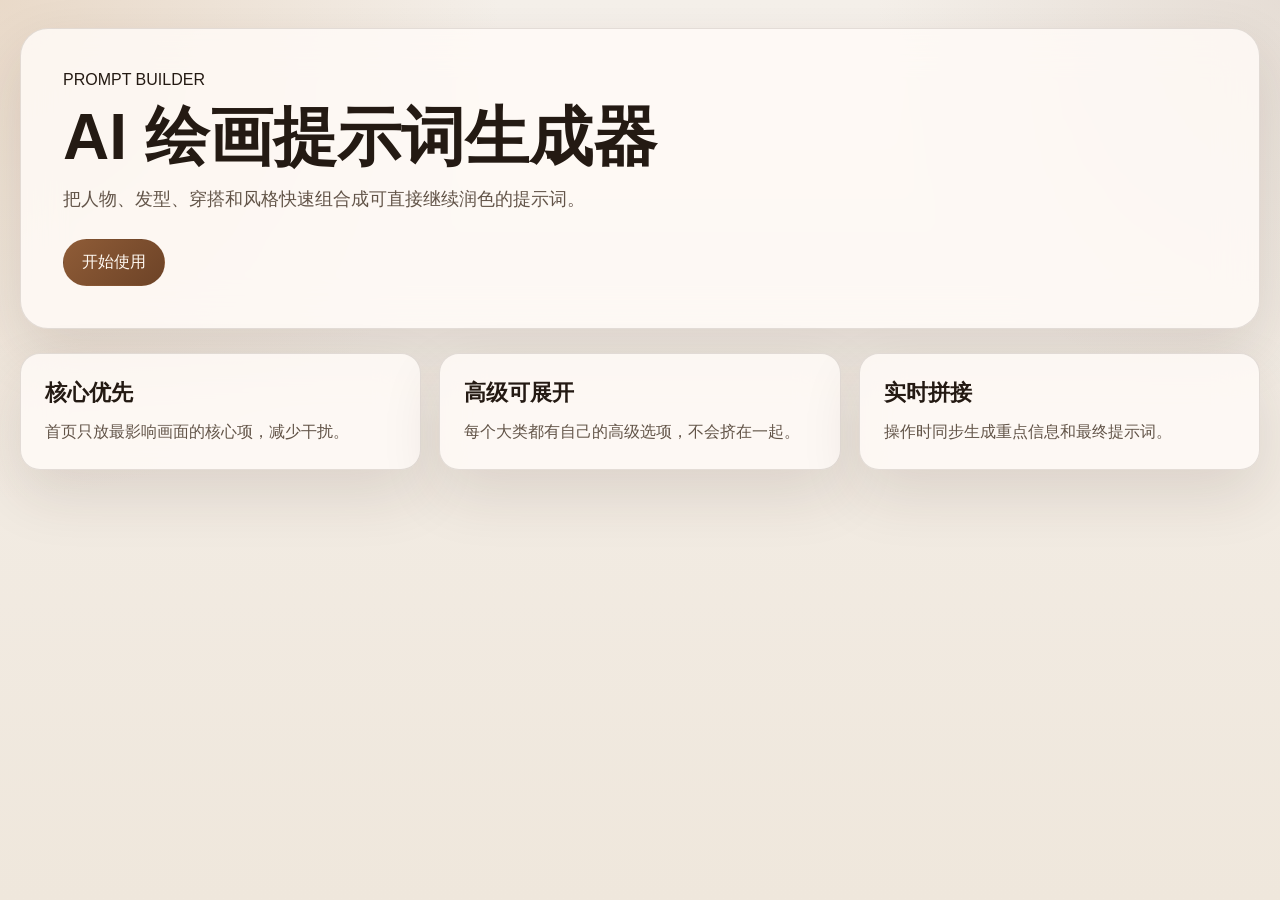
<file: index.html>
<!DOCTYPE html>
<html lang="zh-CN">
<head>
  <meta charset="UTF-8">
  <meta name="viewport" content="width=device-width, initial-scale=1.0">
  <title>AI绘画提示词生成器</title>
  <link rel="stylesheet" href="styles.css">
</head>
<body>
  <div class="page-shell">
    <section class="landing-view">
      <div class="landing-hero">
        <p class="eyebrow">PROMPT BUILDER</p>
        <h1>AI 绘画提示词生成器</h1>
        <p class="landing-copy">把人物、发型、穿搭和风格快速组合成可直接继续润色的提示词。</p>
        <div class="landing-actions">
          <a class="primary-button landing-button landing-link" href="workspace.html">开始使用</a>
        </div>
      </div>

      <div class="landing-grid">
        <article class="landing-card">
          <h2>核心优先</h2>
          <p>首页只放最影响画面的核心项，减少干扰。</p>
        </article>
        <article class="landing-card">
          <h2>高级可展开</h2>
          <p>每个大类都有自己的高级选项，不会挤在一起。</p>
        </article>
        <article class="landing-card">
          <h2>实时拼接</h2>
          <p>操作时同步生成重点信息和最终提示词。</p>
        </article>
      </div>
    </section>
  </div>
</body>
</html>
</file>
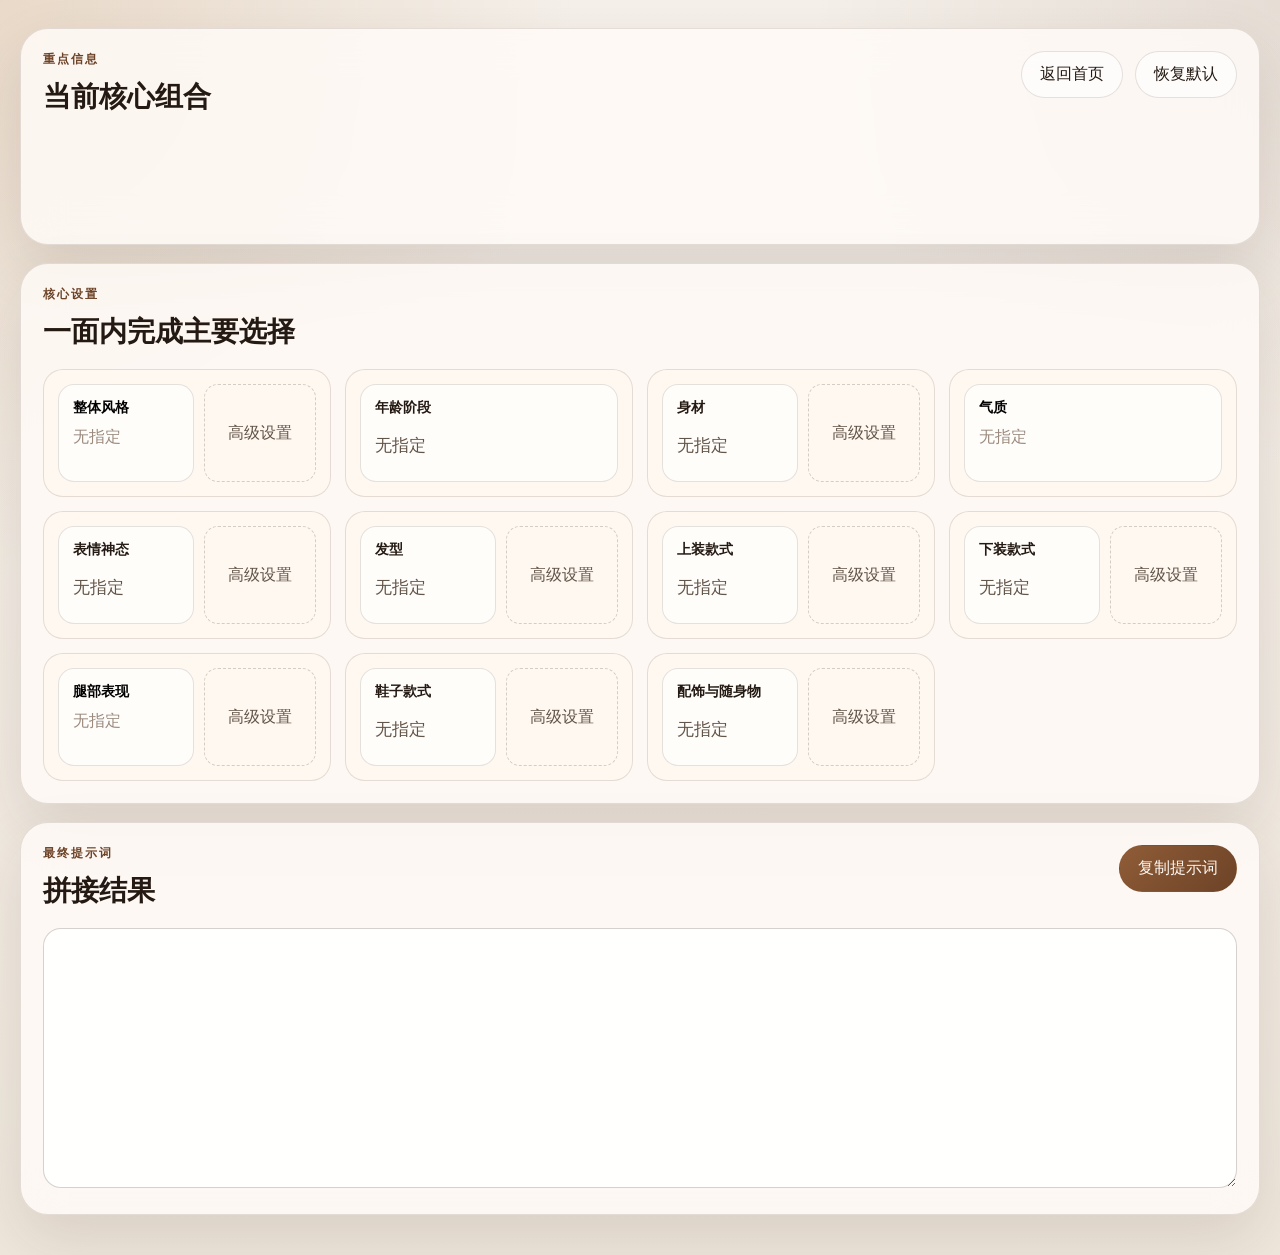
<file: workspace.html>
<!DOCTYPE html>
<html lang="zh-CN">
<head>
  <meta charset="UTF-8">
  <meta name="viewport" content="width=device-width, initial-scale=1.0">
  <title>AI绘画提示词生成器</title>
  <link rel="stylesheet" href="styles.css">
</head>
<body>
  <div class="page-shell">
    <main class="builder-page">
      <section class="panel info-panel">
        <div class="section-heading">
          <div>
            <p class="section-kicker">重点信息</p>
            <h2>当前核心组合</h2>
          </div>
          <div class="info-actions">
            <a class="ghost-button link-button" href="index.html">返回首页</a>
            <button id="resetButton" class="ghost-button" type="button">恢复默认</button>
          </div>
        </div>
        <div id="keyHighlights" class="highlight-list"></div>
      </section>

      <section class="panel core-panel">
        <div class="section-heading">
          <div>
            <p class="section-kicker">核心设置</p>
            <h2>一面内完成主要选择</h2>
          </div>
        </div>
        <div id="coreGrid" class="core-grid"></div>
      </section>

      <section class="panel output-panel">
        <div class="section-heading">
          <div>
            <p class="section-kicker">最终提示词</p>
            <h2>拼接结果</h2>
          </div>
          <button id="copyButton" class="primary-button" type="button">复制提示词</button>
        </div>
        <textarea id="promptOutput" readonly spellcheck="false"></textarea>
      </section>
    </main>
  </div>

  <div id="optionModal" class="modal" hidden>
    <div class="modal-backdrop" data-close-modal="true"></div>
    <div class="modal-card" role="dialog" aria-modal="true" aria-labelledby="modalTitle">
      <div class="modal-head">
        <div>
          <p class="section-kicker">选项面板</p>
          <h3 id="modalTitle">选择项目</h3>
        </div>
        <button id="closeModalButton" class="ghost-button modal-close" type="button">关闭</button>
      </div>
      <p id="modalHint" class="modal-hint"></p>
      <div id="modalOptions" class="modal-options"></div>
      <div class="modal-foot">
        <button id="clearModalButton" class="ghost-button" type="button">清空选择</button>
        <button id="doneModalButton" class="primary-button" type="button">完成</button>
      </div>
    </div>
  </div>

  <div id="advancedModal" class="modal" hidden>
    <div class="modal-backdrop" data-close-advanced="true"></div>
    <div class="modal-card" role="dialog" aria-modal="true" aria-labelledby="advancedModalTitle">
      <div class="modal-head">
        <div>
          <p class="section-kicker">高级设置</p>
          <h3 id="advancedModalTitle">补充细节</h3>
        </div>
        <button id="closeAdvancedModalButton" class="ghost-button modal-close" type="button">关闭</button>
      </div>
      <p id="advancedModalHint" class="modal-hint"></p>
      <div id="advancedModalBody" class="advanced-modal-body"></div>
      <div class="modal-foot">
        <button id="doneAdvancedModalButton" class="primary-button" type="button">完成</button>
      </div>
    </div>
  </div>

  <script src="app.js"></script>
</body>
</html>
</file>
<file: styles.css>
:root {
  --bg: #f4efe7;
  --panel: rgba(255, 251, 247, 0.84);
  --panel-strong: rgba(255, 248, 241, 0.94);
  --line: rgba(65, 49, 38, 0.14);
  --line-strong: rgba(65, 49, 38, 0.22);
  --text: #241a13;
  --text-soft: #625448;
  --accent: #8f5c37;
  --accent-strong: #6d4327;
  --accent-soft: rgba(143, 92, 55, 0.12);
  --shadow: 0 24px 60px rgba(54, 37, 21, 0.12);
  --radius-xl: 28px;
  --radius-lg: 20px;
  --radius-md: 14px;
}

* {
  box-sizing: border-box;
}

body {
  margin: 0;
  min-height: 100vh;
  font-family: "Segoe UI", "PingFang SC", "Microsoft YaHei", sans-serif;
  color: var(--text);
  background:
    radial-gradient(circle at top left, rgba(210, 174, 137, 0.34), transparent 32%),
    radial-gradient(circle at top right, rgba(138, 108, 87, 0.14), transparent 26%),
    linear-gradient(180deg, #f5f0ea 0%, #efe7dc 100%);
}

button,
textarea {
  font: inherit;
}

a {
  color: inherit;
  text-decoration: none;
}

.page-shell {
  width: min(1440px, calc(100% - 40px));
  margin: 0 auto;
  padding: 28px 0 40px;
}

.landing-view {
  display: grid;
  gap: 24px;
}

.landing-hero,
.landing-card {
  backdrop-filter: blur(20px);
  background: var(--panel);
  border: 1px solid var(--line);
  box-shadow: var(--shadow);
}

.landing-hero {
  border-radius: var(--radius-xl);
  padding: 42px;
}

.landing-hero h1 {
  margin-bottom: 14px;
  font-size: clamp(36px, 5vw, 64px);
  line-height: 1.02;
}

.landing-copy {
  max-width: 760px;
  margin-bottom: 24px;
  color: var(--text-soft);
  font-size: 18px;
  line-height: 1.7;
}

.landing-actions {
  display: flex;
  gap: 12px;
}

.landing-grid {
  display: grid;
  grid-template-columns: repeat(3, minmax(0, 1fr));
  gap: 18px;
}

.landing-card {
  border-radius: var(--radius-lg);
  padding: 24px;
}

.landing-card h2 {
  margin-bottom: 10px;
  font-size: 22px;
}

.landing-card p {
  margin-bottom: 0;
  color: var(--text-soft);
  line-height: 1.7;
}

.builder-page {
  display: grid;
  gap: 18px;
}

.panel {
  backdrop-filter: blur(20px);
  background: var(--panel);
  border: 1px solid var(--line);
  box-shadow: var(--shadow);
  border-radius: var(--radius-xl);
  padding: 22px;
}

.section-kicker {
  margin: 0 0 10px;
  color: var(--accent-strong);
  text-transform: uppercase;
  letter-spacing: 0.16em;
  font-size: 12px;
  font-weight: 700;
}

h1,
h2,
h3,
p {
  margin-top: 0;
}

.section-heading {
  display: flex;
  justify-content: space-between;
  align-items: flex-start;
  gap: 16px;
  margin-bottom: 18px;
}

.section-heading h2 {
  margin-bottom: 0;
  font-size: 28px;
}

.info-actions {
  display: flex;
  gap: 12px;
}

.ghost-button,
.primary-button,
.link-button {
  display: inline-flex;
  align-items: center;
  justify-content: center;
  border: 1px solid transparent;
  border-radius: 999px;
  padding: 12px 18px;
  cursor: pointer;
  transition: transform 160ms ease, background-color 160ms ease, border-color 160ms ease;
}

.ghost-button,
.link-button {
  background: rgba(255, 255, 255, 0.65);
  color: var(--text);
  border-color: var(--line);
}

.primary-button {
  background: linear-gradient(135deg, var(--accent), var(--accent-strong));
  color: #fff9f2;
}

.ghost-button:hover,
.primary-button:hover,
.link-button:hover {
  transform: translateY(-1px);
}

.highlight-list {
  display: flex;
  flex-wrap: wrap;
  gap: 10px;
  min-height: 88px;
  align-content: flex-start;
}

.highlight-pill {
  padding: 9px 12px;
  border-radius: 999px;
  background: var(--accent-soft);
  color: var(--text);
  font-size: 13px;
}

.core-grid {
  display: grid;
  grid-template-columns: repeat(4, minmax(0, 1fr));
  gap: 14px;
  align-items: start;
}

.core-card {
  background: var(--panel-strong);
  border: 1px solid var(--line);
  border-radius: var(--radius-lg);
  padding: 14px;
  display: grid;
  gap: 12px;
}

.core-row {
  display: grid;
  grid-template-columns: minmax(0, 1fr) auto;
  gap: 10px;
  align-items: stretch;
}

.core-row.no-advanced {
  grid-template-columns: 1fr;
}

.core-trigger {
  width: 100%;
  border: 1px solid var(--line);
  border-radius: 16px;
  background: rgba(255, 255, 255, 0.72);
  padding: 14px;
  text-align: left;
  cursor: pointer;
  transition: border-color 160ms ease, transform 160ms ease, background-color 160ms ease;
}

.core-trigger:hover {
  transform: translateY(-1px);
  border-color: rgba(143, 92, 55, 0.34);
}

.core-label {
  display: block;
  margin-bottom: 8px;
  font-size: 14px;
  font-weight: 700;
}

.core-value {
  display: block;
  min-height: 42px;
  color: var(--text-soft);
  line-height: 1.5;
}

.core-value.is-empty {
  color: #9b8a7e;
}

.core-select {
  appearance: none;
  -webkit-appearance: none;
  width: 100%;
  border: 0;
  background: transparent;
  padding: 0;
  color: var(--text);
  min-height: 42px;
  outline: none;
  font-size: 17px;
  line-height: 1.5;
  color: var(--text-soft);
}

.core-select-shell {
  width: 100%;
  border: 1px solid var(--line);
  border-radius: 16px;
  background: rgba(255, 255, 255, 0.72);
  padding: 14px;
  display: block;
  cursor: pointer;
}

.core-select-shell:focus-within {
  border-color: rgba(143, 92, 55, 0.55);
  box-shadow: 0 0 0 4px rgba(143, 92, 55, 0.1);
}

.core-select-shell .core-label {
  margin-bottom: 8px;
}

.advanced-toggle {
  min-width: 112px;
  border: 1px dashed var(--line-strong);
  border-radius: 14px;
  background: transparent;
  padding: 10px 12px;
  color: var(--text-soft);
  cursor: pointer;
}

.advanced-toggle:hover {
  border-color: rgba(143, 92, 55, 0.45);
  color: var(--text);
}

.advanced-panel-inline {
  display: grid;
  gap: 10px;
}

.advanced-panel-inline[hidden] {
  display: none;
}

.field-card {
  padding: 12px;
  border-radius: 16px;
  background: rgba(255, 255, 255, 0.68);
  border: 1px solid var(--line);
}

.field-title {
  display: block;
  margin-bottom: 8px;
  font-size: 13px;
  font-weight: 700;
}

.field-hint {
  margin: -2px 0 8px;
  font-size: 12px;
  color: var(--text-soft);
}

.chip-group {
  display: flex;
  flex-wrap: wrap;
  gap: 8px;
}

.chip {
  border: 1px solid var(--line);
  border-radius: 999px;
  padding: 8px 12px;
  background: rgba(255, 255, 255, 0.72);
  color: var(--text-soft);
  cursor: pointer;
}

.chip.active {
  background: linear-gradient(135deg, rgba(143, 92, 55, 0.16), rgba(109, 67, 39, 0.18));
  border-color: rgba(143, 92, 55, 0.45);
  color: var(--text);
}

textarea {
  width: 100%;
  min-height: 260px;
  resize: vertical;
  border: 1px solid var(--line-strong);
  border-radius: 18px;
  padding: 16px;
  line-height: 1.7;
  background: rgba(255, 255, 255, 0.88);
  color: var(--text);
}

.modal {
  position: fixed;
  inset: 0;
  z-index: 20;
}

.modal-backdrop {
  position: absolute;
  inset: 0;
  background: rgba(36, 26, 19, 0.34);
}

.modal-card {
  position: relative;
  width: min(820px, calc(100% - 32px));
  margin: 48px auto;
  background: rgba(255, 251, 247, 0.98);
  border: 1px solid var(--line);
  border-radius: 24px;
  box-shadow: 0 32px 80px rgba(22, 13, 8, 0.22);
  padding: 22px;
}

.modal-head {
  display: flex;
  justify-content: space-between;
  align-items: flex-start;
  gap: 16px;
  margin-bottom: 12px;
}

.modal-head h3 {
  margin-bottom: 0;
  font-size: 28px;
}

.modal-close {
  min-width: 88px;
}

.modal-hint {
  margin-bottom: 14px;
  color: var(--text-soft);
}

.modal-options {
  display: flex;
  flex-wrap: wrap;
  gap: 10px;
  max-height: 48vh;
  overflow: auto;
  padding-right: 4px;
}

.modal-option {
  border: 1px solid var(--line);
  border-radius: 999px;
  padding: 10px 14px;
  background: rgba(255, 255, 255, 0.78);
  color: var(--text);
  cursor: pointer;
}

.modal-option.active {
  background: linear-gradient(135deg, rgba(143, 92, 55, 0.16), rgba(109, 67, 39, 0.18));
  border-color: rgba(143, 92, 55, 0.45);
}

.advanced-modal-body {
  display: grid;
  gap: 12px;
  max-height: 48vh;
  overflow: auto;
  padding-right: 4px;
}

.modal-foot {
  display: flex;
  justify-content: flex-end;
  gap: 12px;
  margin-top: 18px;
}

@media (max-width: 1200px) {
  .core-grid {
    grid-template-columns: repeat(3, minmax(0, 1fr));
  }

  .landing-grid {
    grid-template-columns: 1fr;
  }
}

@media (max-width: 900px) {
  .core-grid {
    grid-template-columns: repeat(2, minmax(0, 1fr));
  }
}

@media (max-width: 720px) {
  .page-shell {
    width: min(100% - 24px, 1440px);
    padding-top: 18px;
  }

  .panel,
  .modal-card {
    padding: 18px;
  }

  .section-heading,
  .info-actions,
  .modal-head,
  .modal-foot {
    flex-direction: column;
    align-items: stretch;
  }

  .core-grid {
    grid-template-columns: 1fr;
  }

  .core-row,
  .core-row.no-advanced {
    grid-template-columns: 1fr;
  }

  .ghost-button,
  .primary-button,
  .link-button {
    width: 100%;
  }
}
</file>
